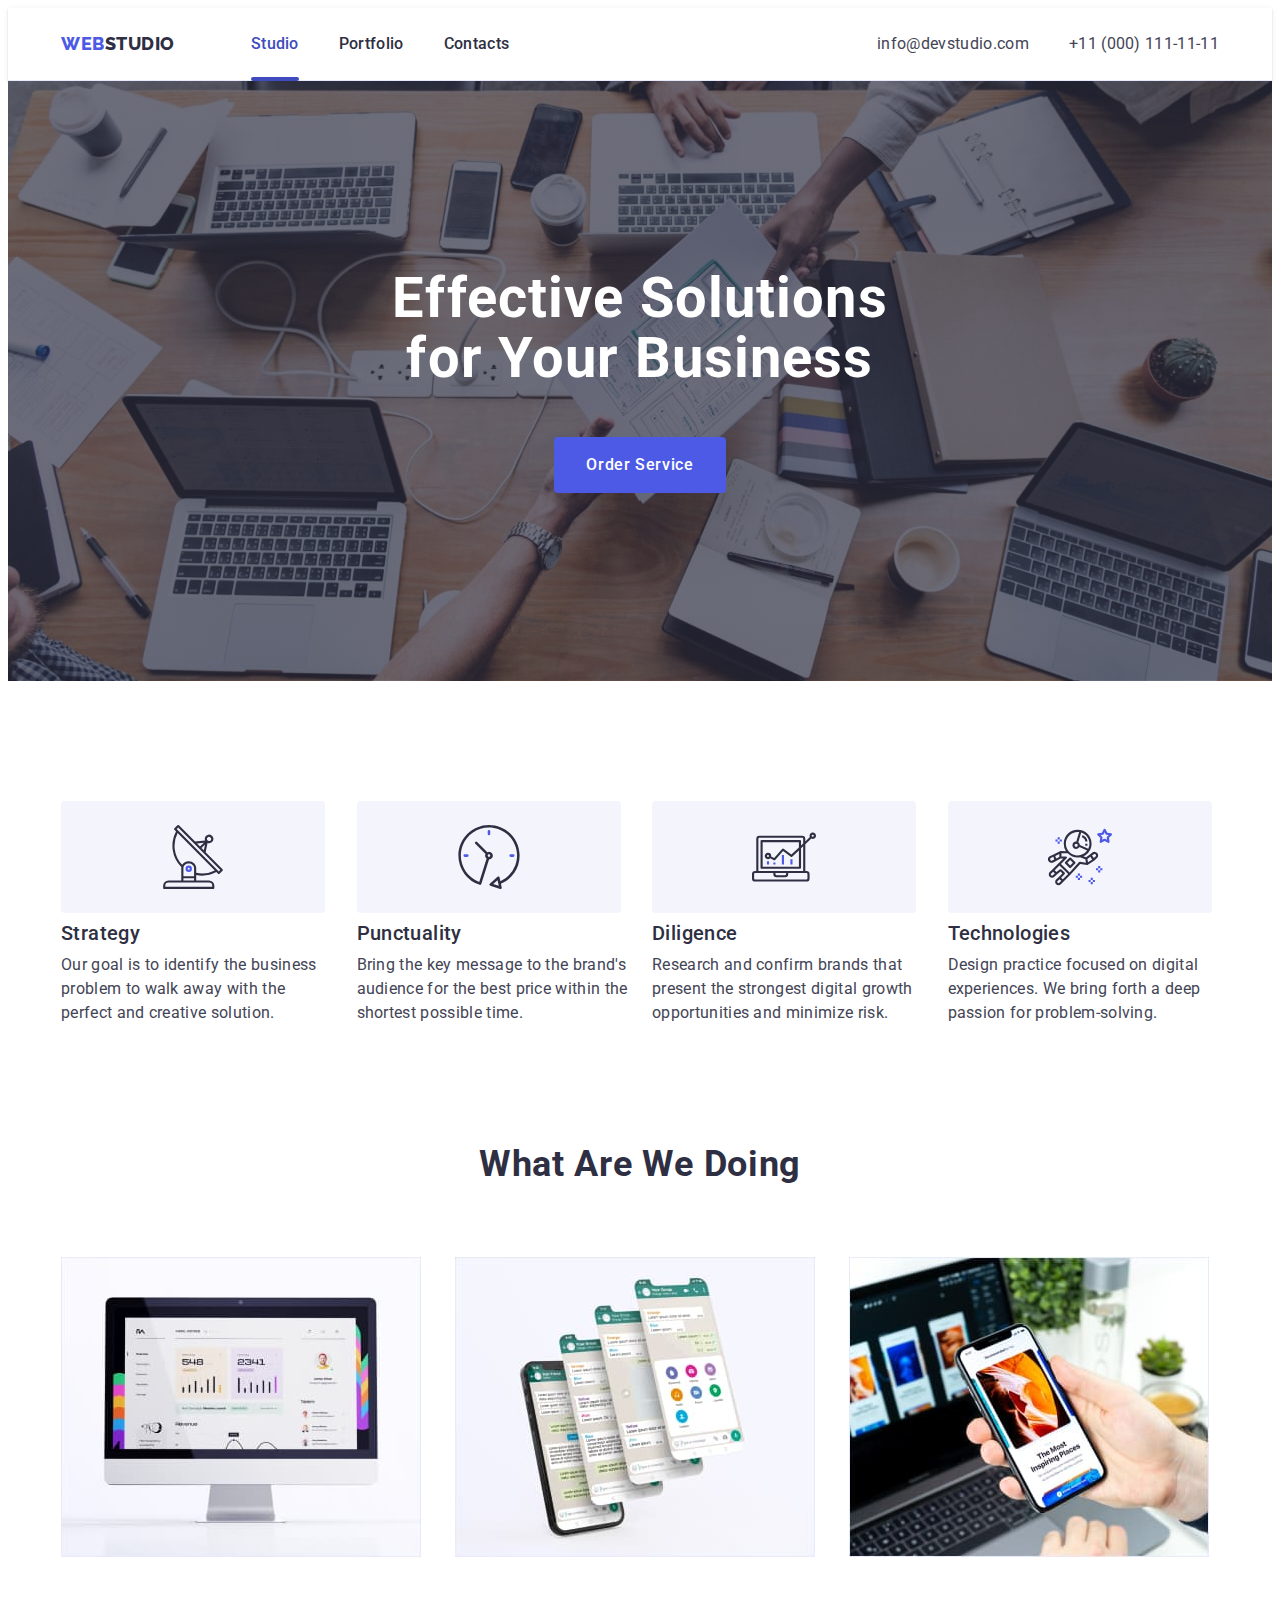
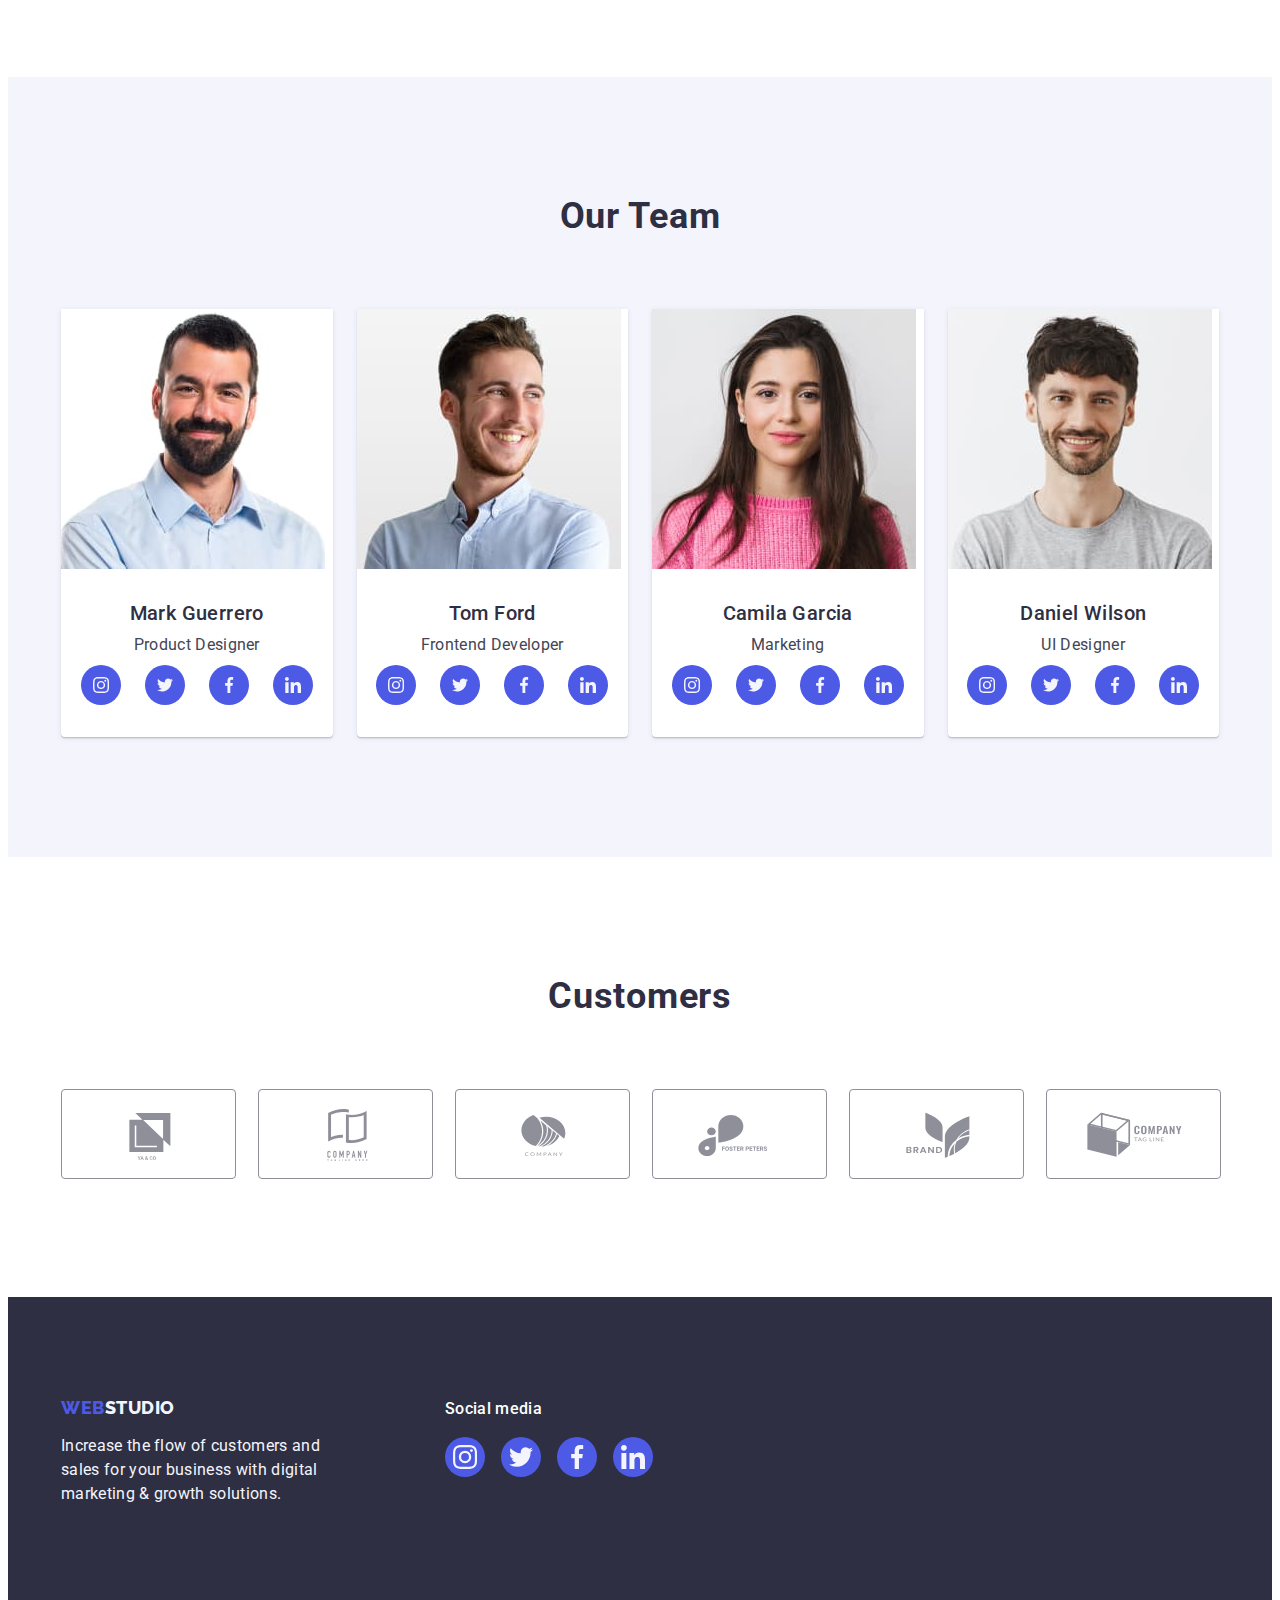
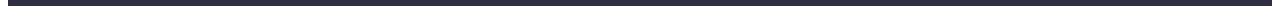
<file: index.html>
<!DOCTYPE html>
<html lang="en">
  <head>
    <meta charset="UTF-8" />
    <meta name="viewport" content="width=device-width, initial-scale=1.0" />
    <title>Sokolova 01 homework</title>
    <link rel="preconnect" href="https://fonts.googleapis.com" />
    <link rel="preconnect" href="https://fonts.gstatic.com" crossorigin />
    <link
      href="https://fonts.googleapis.com/css2?family=Montserrat:wght@400;600&family=Roboto:wght@400;500;700&display=swap"
      rel="stylesheet"
    />
    <link rel="preconnect" href="https://fonts.googleapis.com">
<link rel="preconnect" href="https://fonts.gstatic.com" crossorigin>
<link href="https://fonts.googleapis.com/css2?family=Raleway:wght@800&display=swap" rel="stylesheet">
<link rel="stylesheet" href="https://cdnjs.cloudflare.com/ajax/libs/modern-normalize/2.0.0/modern-normalize.min.css" integrity="sha512-4xo8blKMVCiXpTaLzQSLSw3KFOVPWhm/TRtuPVc4WG6kUgjH6J03IBuG7JZPkcWMxJ5huwaBpOpnwYElP/m6wg==" crossorigin="anonymous" referrerpolicy="no-referrer" />
    <link rel="stylesheet" href="./css/styles.css" />
  </head>
  <body>
    <header class="header">
      <div class="container header-container">
      <nav class="header-navigation">
        <a href="./index.html" class="header-logo link">Web<span class="header-logo-accent">Studio</span></a>
        <ul class="header-list list">
          <li class="header-list-point"><a href="./index.html" class="header-list-link link current">Studio</a></li>
          <li class="header-list-point"><a href="./portfolio.html" class="header-list-link link">Portfolio</a></li>
          <li class="header-list-point"><a href="" class="header-list-link link">Contacts</a></li>
        </ul>
      </nav>
      <address class="header-address">
        <ul class="header-address-list list">
          <li class="header-address-item"><a class="header-address-link link" href="mailto:info@devstudio.com">info@devstudio.com</a></li>
          <li class="header-address-item"><a class="header-address-link link" href="tel:+110001111111">+11 (000) 111-11-11</a></li>
        </ul>
      </address>
    </div>
    </header>
    <main>
      <section class="hero">
        <div class="container hero-container">
        <h1 class="hero-title">Effective Solutions for Your Business</h1>
        <button type="button" class="hero-btn" data-modal-open>Order Service</button>
      </div>
      </section>
      <section class="advantages">
        <div class="container advantages-container">
        <h2 class="visually-hidden">Advantages</h2>
        <ul class="advantages-list list">
          <li class="advantages-item">
            <div class="advantages-block">
              <svg class="advantages-icon" width="64" height="64">
              <use href="./images/icons.svg#icon-antenna"></use>
              </svg>
            </div>
            <h3 class="advantages-subtitle">Strategy</h3>
            <p class="advantages-item-text">
              Our goal is to identify the business problem to walk away with the
              perfect and creative solution.
            </p>
          </li>
          <li class="advantages-item">
            <div class="advantages-block">
              <svg class="advantages-icon" width="64" height="64">
              <use href="./images/icons.svg#icon-clock"></use>
              </svg>
            </div>
            <h3 class="advantages-subtitle">Punctuality</h3>
            <p class="advantages-item-text">
              Bring the key message to the brand's audience for the best price
              within the shortest possible time.
            </p>
          </li>
          <li class="advantages-item">
            <div class="advantages-block">
              <svg class="advantages-icon" width="64" height="64">
              <use href="./images/icons.svg#icon-diagram"></use>
              </svg>
            </div>
            <h3 class="advantages-subtitle">Diligence</h3>
            <p class="advantages-item-text">
              Research and confirm brands that present the strongest digital
              growth opportunities and minimize risk.
            </p>
          </li>
          <li class="advantages-item">
            <div class="advantages-block">
              <svg class="advantages-icon" width="64" height="64">
              <use href="./images/icons.svg#icon-astronaut"></use>
              </svg>
            </div>
            <h3 class="advantages-subtitle">Technologies</h3>
            <p class="advantages-item-text">
              Design practice focused on digital experiences. We bring forth a
              deep passion for problem-solving.
            </p>
          </li>
        </ul>
      </div>
      </section>
      <section class="we-do">
        <div class="container we-do-container">
        <h2 class="section-title">What are we doing</h2>
        <ul class="image-list list">
          <li class="image-list-item">
            <img
              src="./images/img_1.jpg"
              alt="preview"
              width="360"
              height="300"
            />
          </li>
          <li class="image-list-item">
            <img
              src="./images/img_2.jpg"
              alt="preview"
              width="360"
              height="300"
            />
          </li>
          <li class="image-list-item">
            <img
              src="./images/img_3.jpg"
              alt="preview"
              width="360"
              height="300"
            />
          </li>
        </ul>
      </div>
      </section>
      <section class="team-section">
        <div class="container team-container">
        <h2 class="section-title">Our Team</h2>
        <ul class="team-list list">
          <li class="team-list-item">
            <img
              src="./images/Mark_Guerrero.jpg"
              alt="Mark Guerrero"
              width="264"
              height="260"
            />
            <div class="team-text-container">
            <h3 class="local-title">Mark Guerrero</h3>
            <p class="section-text">Product Designer</p>
            <ul class="social-list list">
              <li class="social-item">
                <a href="" class="social-link"><svg class="social-icon" width="16" height="16">
                  <use href="./images/icons.svg#icon-instagram"></use>
                  </svg></a>
              </li>
              <li class="social-item">
                <a href="" class="social-link"><svg class="social-icon" width="16" height="16">
                  <use href="./images/icons.svg#icon-twitter"></use>
                  </svg></a>
              </li>
              <li class="social-item"> 
                <a href="" class="social-link"><svg class="social-icon" width="16" height="16">
                  <use href="./images/icons.svg#icon-facebook"></use>
                  </svg></a>
              </li>
              <li class="social-item">
                <a href="" class="social-link"><svg class="social-icon" width="16" height="16">
                  <use href="./images/icons.svg#icon-linkedin"></use>
                  </svg></a>
              </li>
            </ul>
          </div>
          </li>
          <li class="team-list-item">
            <img
              src="./images/Tom_Ford.jpg"
              alt="Tom Ford"
              width="264"
              height="260"
            />
            <div class="team-text-container">
            <h3 class="local-title">Tom Ford</h3>
            <p class="section-text">Frontend Developer</p>
            <ul class="social-list list">
              <li class="social-item"> 
                <a href="" class="social-link"><svg class="social-icon" width="16" height="16">
                  <use href="./images/icons.svg#icon-instagram"></use>
                  </svg></a>
              </li>
              <li class="social-item">
                <a href="" class="social-link"><svg class="social-icon" width="16" height="16">
                  <use href="./images/icons.svg#icon-twitter"></use>
                  </svg></a>
              </li>
              <li class="social-item">
                <a href="" class="social-link"><svg class="social-icon" width="16" height="16">
                  <use href="./images/icons.svg#icon-facebook"></use>
                  </svg></a>
              </li>
              <li class="social-item">
                <a href="" class="social-link"><svg class="social-icon" width="16" height="16">
                  <use href="./images/icons.svg#icon-linkedin"></use>
                  </svg></a>
              </li>
            </ul>
          </div>
          </li>
          <li class="team-list-item">
            <img
              src="./images/Camila_Garcia.jpg"
              alt="Camila Garcia"
              width="264"
              height="260"
            />
            <div class="team-text-container">
            <h3 class="local-title">Camila Garcia</h3>
            <p class="section-text">Marketing</p>
            <ul class="social-list list">
              <li class="social-item">
                <a href="" class="social-link"><svg class="social-icon" width="16" height="16">
                  <use href="./images/icons.svg#icon-instagram"></use>
                  </svg></a>
              </li>
              <li class="social-item">
                <a href="" class="social-link"><svg class="social-icon" width="16" height="16">
                  <use href="./images/icons.svg#icon-twitter"></use>
                  </svg></a>
              </li>
              <li class="social-item">
                <a href="" class="social-link"><svg class="social-icon" width="16" height="16">
                  <use href="./images/icons.svg#icon-facebook"></use>
                  </svg></a>
              </li>
              <li class="social-item">
                <a href="" class="social-link"><svg class="social-icon" width="16" height="16">
                  <use href="./images/icons.svg#icon-linkedin"></use>
                  </svg></a>
              </li>
            </ul>
          </div>
          </li>
          <li class="team-list-item">
            <img
              src="./images/Daniel_Wilson.jpg"
              alt="Daniel Wilson"
              width="264"
              height="260"
            />
            <div class="team-text-container">
            <h3 class="local-title">Daniel Wilson</h3>
            <p class="section-text">UI Designer</p>
            <ul class="social-list list">
              <li class="social-item">
                <a href="" class="social-link"><svg class="social-icon" width="16" height="16">
                  <use href="./images/icons.svg#icon-instagram"></use>
                  </svg></a>
              </li>
              <li class="social-item">
                
                <a href="" class="social-link"><svg class="social-icon" width="16" height="16">
                  <use href="./images/icons.svg#icon-twitter"></use>
                  </svg></a>
              </li>
              <li class="social-item">
                <a href="" class="social-link"><svg class="social-icon" width="16" height="16">
                  <use href="./images/icons.svg#icon-facebook"></use>
                  </svg></a>
              </li>
              <li class="social-item">
                <a href="" class="social-link"><svg class="social-icon" width="16" height="16">
                  <use href="./images/icons.svg#icon-linkedin"></use>
                  </svg></a>
              </li>
            </ul>
          </div>
          </li>
        </ul>
      </div>
      </section>
      <section class="customers-section">
        <div class="container customers-container">
          <h2 class="section-title">Customers</h2>
          <ul class="customers-list list">
            <li class="customers-item"><a href="" class="customers-link"><svg class="customer-icon" width="104" height="56">
              <use href="./images/icons.svg#icon-ya-ko"></use>
            </svg></a></li>
            <li class="customers-item"><a href="" class="customers-link"><svg class="customer-icon" width="104" height="56">
              <use href="./images/icons.svg#icon-company"></use>
            </svg></a></li>
            <li class="customers-item"><a href="" class="customers-link"><svg class="customer-icon" width="104" height="56">
              <use href="./images/icons.svg#icon-company-1"></use>
            </svg></a></li>
            <li class="customers-item"><a href="" class="customers-link"><svg class="customer-icon" width="104" height="56">
              <use href="./images/icons.svg#icon-foster-peters"></use>
            </svg></a></li>
            <li class="customers-item"><a href="" class="customers-link"><svg class="customer-icon" width="104" height="56">
              <use href="./images/icons.svg#icon-brand"></use>
            </svg></a></li>
            <li class="customers-item"><a href="" class="customers-link"><svg class="customer-icon" width="104" height="56">
              <use href="./images/icons.svg#icon-company-tag-line"></use>
            </svg></a></li>
          </ul>
        </div>
      </section>
    </main>
    <footer class="footer">
      <div class="container footer-container">
        <div class="footer-logo-text">
      <a href="./index.html" class="footer-logo link">Web<span class="footer-logo-accent">Studio</span></a>
      <p class="footer-text">
        Increase the flow of customers and sales for your business with digital
        marketing & growth solutions.
      </p>
    </div>
    
    <div class="social-media-container">
        <p class="social-media-title">Social media</p>
        <ul class="social-media-list list">
          <li class="social-media-item"><a href="" class="social-media-link"><svg class="social-media-icon" width="24" height="24">
            <use href="./images/icons.svg#icon-instagram"></use>
          </svg></a></li>
          <li class="social-media-item"><a href="" class="social-media-link"><svg class="social-media-icon" width="24" height="24">
            <use href="./images/icons.svg#icon-twitter"></use>
          </svg></a></li>
          <li class="social-media-item"><a href="" class="social-media-link"><svg class="social-media-icon" width="24" height="24">
            <use href="./images/icons.svg#icon-facebook"></use>
          </svg></a></li>
          <li class="social-media-item"><a href="" class="social-media-link"><svg class="social-media-icon" width="24" height="24">
            <use href="./images/icons.svg#icon-linkedin"></use>
          </svg></a></li>
        </ul>
      </div>
    </div>
    </footer>
    <div class="backdrop is-hidden" data-modal>
      <div class="modal">
        <button type="button" class="modal-close-btn" data-modal-close><svg class="close-button-icon" width="8" height="8">
          <use href="./images/icons.svg#icon-close-black"></use>
        </svg></button>
      </div>
  </div>
  <script src="./js/modal.js"></script>
  </body>
</html>
</file>
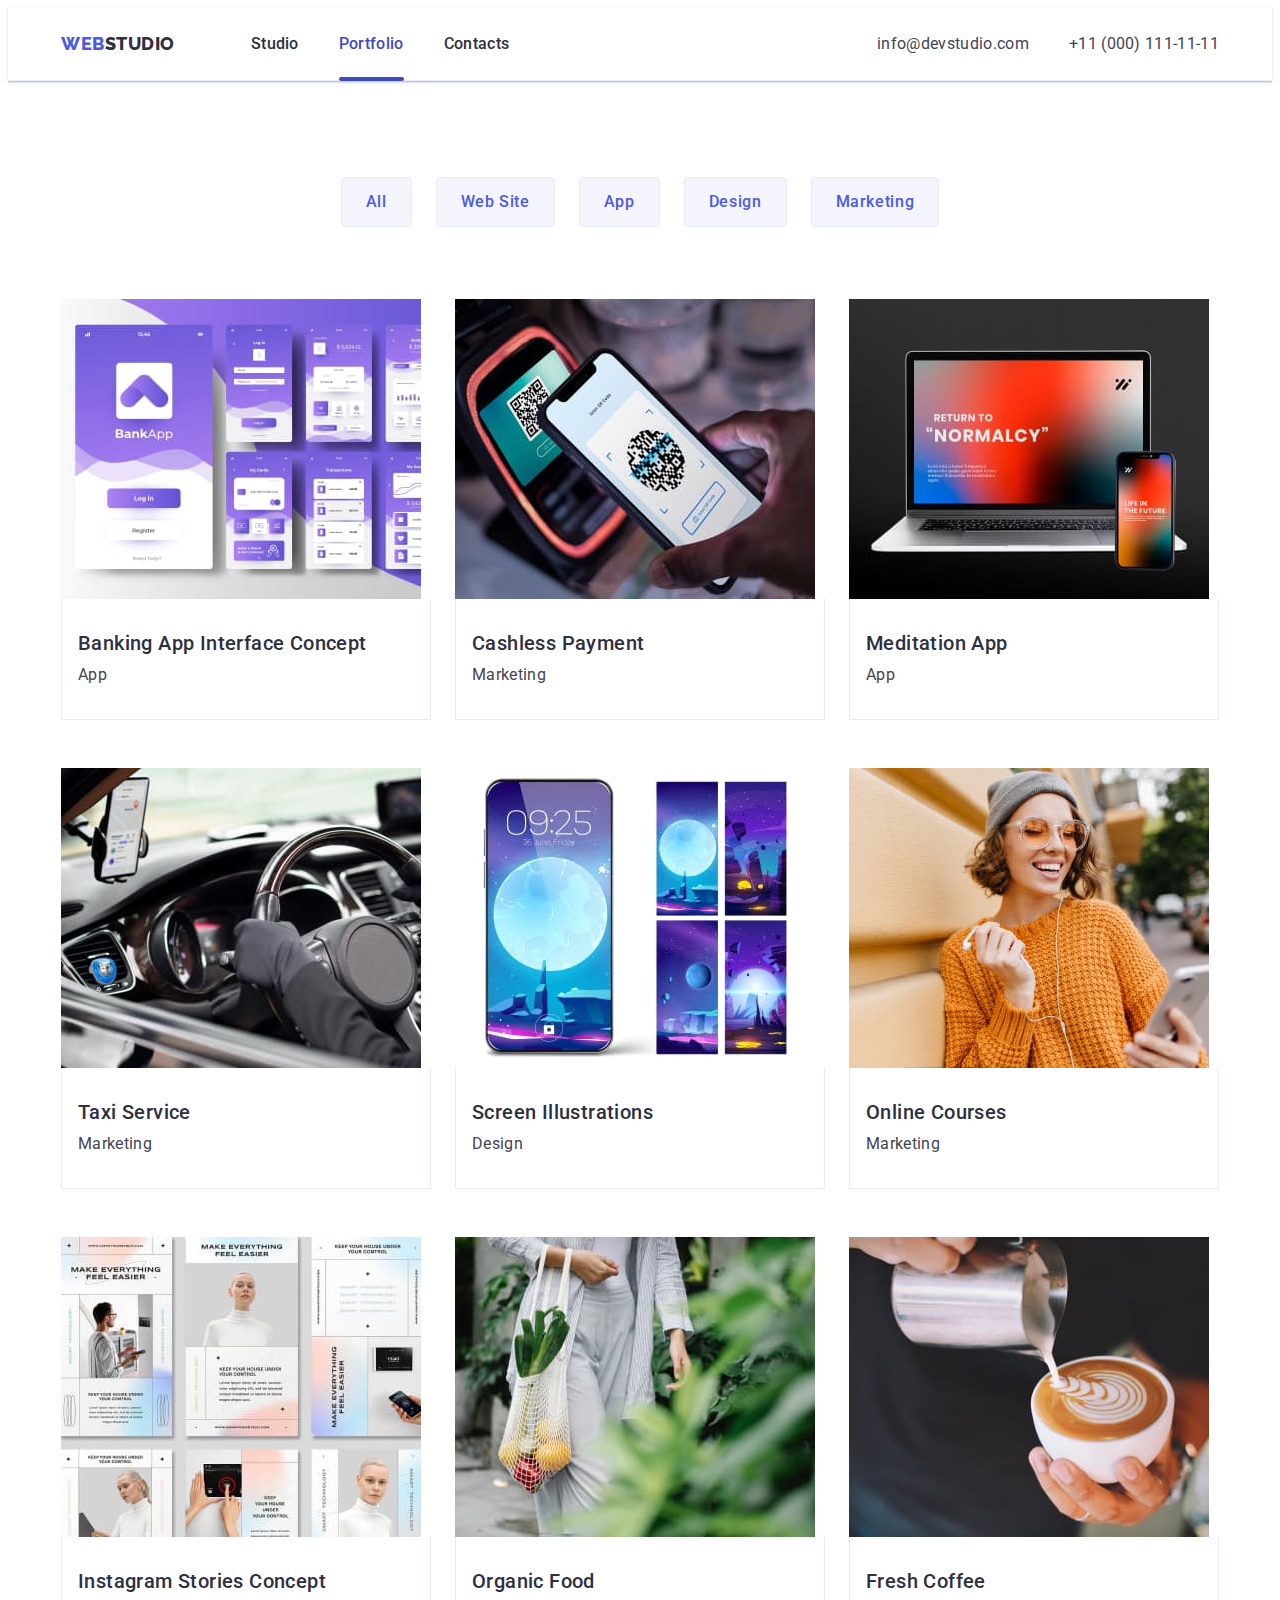
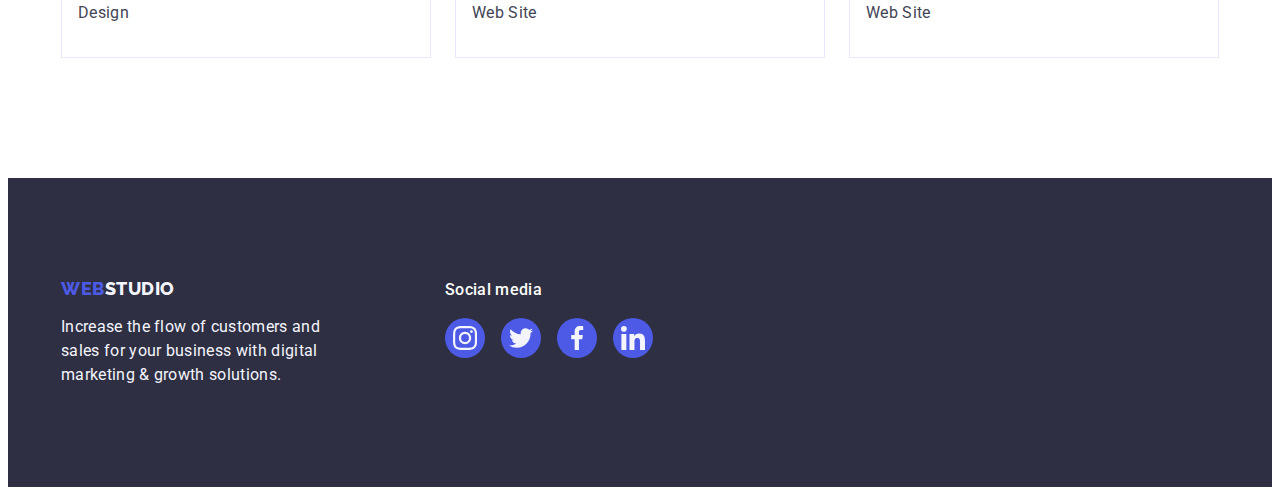
<file: portfolio.html>
<!DOCTYPE html>
<html lang="en">
<head>
    <meta charset="UTF-8">
    <meta name="viewport" content="width=device-width, initial-scale=1.0">
    <title>Sokolova 02 homework</title>
    <link rel="preconnect" href="https://fonts.googleapis.com" />
    <link rel="preconnect" href="https://fonts.gstatic.com" crossorigin />
    <link
      href="https://fonts.googleapis.com/css2?family=Montserrat:wght@400;600&family=Roboto:wght@400;500;700&display=swap"
      rel="stylesheet"
    />
    <link rel="preconnect" href="https://fonts.googleapis.com">
<link rel="preconnect" href="https://fonts.gstatic.com" crossorigin>
<link href="https://fonts.googleapis.com/css2?family=Raleway:wght@800&display=swap" rel="stylesheet">
<link rel="stylesheet" href="https://cdnjs.cloudflare.com/ajax/libs/modern-normalize/2.0.0/modern-normalize.min.css" integrity="sha512-4xo8blKMVCiXpTaLzQSLSw3KFOVPWhm/TRtuPVc4WG6kUgjH6J03IBuG7JZPkcWMxJ5huwaBpOpnwYElP/m6wg==" crossorigin="anonymous" referrerpolicy="no-referrer" />
    <link rel="stylesheet" href="./css/styles.css" />
</head>
<body>
    <header class="header">
        <div class="container header-container">
        <nav class="header-navigation">
          <a href="./index.html" class="header-logo link">Web<span class="header-logo-accent">Studio</span></a>
          <ul class="header-list list">
            <li class="header-list-point"><a href="./index.html" class="header-list-link link">Studio</a></li>
            <li class="header-list-point"><a href="./portfolio.html" class="header-list-link link current">Portfolio</a></li>
            <li class="header-list-point"><a href="" class="header-list-link link">Contacts</a></li>
          </ul>
        </nav>
        <address class="header-address">
            <ul class="header-address-list list">
              <li class="header-address-item"><a class="header-address-link link" href="mailto:info@devstudio.com">info@devstudio.com</a></li>
              <li class="header-address-item"><a class="header-address-link link" href="tel:+110001111111">+11 (000) 111-11-11</a></li>
            </ul>
          </address>
        </div>
      </header>
      <main>
        <section class="portfolio">
            <div class="container">
            <h1 class="visually-hidden">Filter</h1>
            <ul class="filter-list list">
                <li><button type="button" class="filter-btn">All</button></li>
                <li><button type="button" class="filter-btn">Web Site</button></li>
                <li><button type="button" class="filter-btn">App</button></li>
                <li><button type="button" class="filter-btn">Design</button></li>
                <li><button type="button" class="filter-btn">Marketing</button></li>
            </ul>
        <ul class="portfolio-list list">
            <li class="portfolio-list-item">
                <a class="portfolio-link link" href="">
                    <div class="portfolio-cover-container">
                    <img src="./images/banking_app_interface_concept.jpg" alt="our work" width="360" height="300">
                    <p class="portfolio-cover-text">14 Stylish and User-Friendly App Design Concepts · Task Manager App · Calorie Tracker App · Exotic Fruit Ecommerce App · Cloud Storage App</p>
                </div>
                    <div class="name">
                    <h2  class="portfolio-title">Banking App Interface Concept</h2>
                    <p class="portfolio-text">App</p>
                </div>
                </a>
            </li>
        
            <li class="portfolio-list-item">
                <a href="" class="portfolio-link link">
                    <div class="portfolio-cover-container">
                    <img src="./images/cashless_payment.jpg" alt="our work" width="360" height="300">
                    <p class="portfolio-cover-text">14 Stylish and User-Friendly App Design Concepts · Task Manager App · Calorie Tracker App · Exotic Fruit Ecommerce App · Cloud Storage App</p>
                    </div>
                    <div class="name">
                    <h2 class="portfolio-title">Cashless Payment</h2>
                    <p class="portfolio-text">Marketing</p>
                </div>
                </a>
            </li>
            <li class="portfolio-list-item">
                <a href="" class="portfolio-link link">
                    <div class="portfolio-cover-container">
                    <img src="./images/meditation_app.jpg" alt="our work" width="360" height="300">
                    <p class="portfolio-cover-text">14 Stylish and User-Friendly App Design Concepts · Task Manager App · Calorie Tracker App · Exotic Fruit Ecommerce App · Cloud Storage App</p>
                    </div>
                    <div class="name">
                    <h2 class="portfolio-title">Meditation App</h2>
                    <p class="portfolio-text">App</p>
                </div>
                </a>
            </li>
            <li class="portfolio-list-item">
                <a href="" class="portfolio-link link">
                    <div class="portfolio-cover-container">
                    <img src="./images/taxi_service.jpg" alt="our work" width="360" height="300">
                    <p class="portfolio-cover-text">14 Stylish and User-Friendly App Design Concepts · Task Manager App · Calorie Tracker App · Exotic Fruit Ecommerce App · Cloud Storage App</p>
                </div>
                    <div class="name">
                    <h2 class="portfolio-title">Taxi Service</h2>
                    <p class="portfolio-text">Marketing</p>
                </div>
                </a>
            </li>
            <li class="portfolio-list-item">
                <a href="" class="portfolio-link link">
                    <div class="portfolio-cover-container">
                    <img src="./images/screen_illustrations.jpg" alt="our work" width="360" height="300">
                    <p class="portfolio-cover-text">14 Stylish and User-Friendly App Design Concepts · Task Manager App · Calorie Tracker App · Exotic Fruit Ecommerce App · Cloud Storage App</p>
                </div>
                    <div class="name">
                    <h2 class="portfolio-title">Screen Illustrations</h2>
                    <p class="portfolio-text">Design</p>
                </div>
                </a>
            </li>
            <li class="portfolio-list-item">
                <a href="" class="portfolio-link link">
                    <div class="portfolio-cover-container">
                    <img src="./images/online_courses.jpg" alt="our work" width="360" height="300">
                    <p class="portfolio-cover-text">14 Stylish and User-Friendly App Design Concepts · Task Manager App · Calorie Tracker App · Exotic Fruit Ecommerce App · Cloud Storage App</p>
                </div>
                    <div class="name">
                    <h2 class="portfolio-title">Online Courses</h2>
                    <p class="portfolio-text">Marketing</p>
                </div>
                </a>
            </li>
            <li class="portfolio-list-item">
                <a href="" class="portfolio-link link">
                    <div class="portfolio-cover-container">
                    <img src="./images/instagram_stories.jpg" alt="our work" width="360" height="300">
                    <p class="portfolio-cover-text">14 Stylish and User-Friendly App Design Concepts · Task Manager App · Calorie Tracker App · Exotic Fruit Ecommerce App · Cloud Storage App</p>
                </div>
                    <div class="name">
                    <h2 class="portfolio-title">Instagram Stories Concept</h2>
                    <p class="portfolio-text">Design</p>
                </div>
                </a>
            </li>
            <li class="portfolio-list-item">
                <a href="" class="portfolio-link link">
                    <div class="portfolio-cover-container">
                    <img src="./images/organic_food.jpg" alt="our work" width="360" height="300">
                    <p class="portfolio-cover-text">14 Stylish and User-Friendly App Design Concepts · Task Manager App · Calorie Tracker App · Exotic Fruit Ecommerce App · Cloud Storage App</p>
                </div>
                    <div class="name">
                    <h2 class="portfolio-title">Organic Food</h2>
                    <p class="portfolio-text">Web Site</p>
                </div>
                </a>
            </li>
            <li class="portfolio-list-item">
                <a href="" class="portfolio-link link">
                    <div class="portfolio-cover-container">
                    <img src="./images/fresh_coffee.jpg" alt="our work" width="360" height="300">
                    <p class="portfolio-cover-text">14 Stylish and User-Friendly App Design Concepts · Task Manager App · Calorie Tracker App · Exotic Fruit Ecommerce App · Cloud Storage App</p>
                </div>
                    <div class="name">
                    <h2 class="portfolio-title">Fresh Coffee</h2>
                    <p class="portfolio-text">Web Site</p>
                </div>
                </a>
            </li>
        </ul>
        </div>
        </section>
      </main>
      <footer class="footer">
        <div class="container footer-container">
          <div class="footer-logo-text">
        <a href="./index.html" class="footer-logo link">Web<span class="footer-logo-accent">Studio</span></a>
        <p class="footer-text">
          Increase the flow of customers and sales for your business with digital
          marketing & growth solutions.
        </p>
      </div>
      
      <div class="social-media-container">
          <p class="social-media-title">Social media</p>
          <ul class="social-media-list list">
            <li class="social-media-item"><a href="" class="social-media-link"><svg class="social-media-icon" width="24" height="24">
              <use href="./images/icons.svg#icon-instagram"></use>
            </svg></a></li>
            <li class="social-media-item"><a href="" class="social-media-link"><svg class="social-media-icon" width="24" height="24">
              <use href="./images/icons.svg#icon-twitter"></use>
            </svg></a></li>
            <li class="social-media-item"><a href="" class="social-media-link"><svg class="social-media-icon" width="24" height="24">
              <use href="./images/icons.svg#icon-facebook"></use>
            </svg></a></li>
            <li class="social-media-item"><a href="" class="social-media-link"><svg class="social-media-icon" width="24" height="24">
              <use href="./images/icons.svg#icon-linkedin"></use>
            </svg></a></li>
          </ul>
        </div>
      </div>
      </footer>
</body>
</html>
</file>
<file: css/styles.css>
:root {
    --background-color: #F4F4FD;
    --accent-text-color: #4D5AE5;
    --text-color: #434455;
    --secondary-text-color: #2E2F42;
    --action-color: #404BBF;
    --basic-grey: #8e8f99;

}
.visually-hidden {
    position: absolute;
    width: 1px;
    height: 1px;
    margin: -1px;
    border: 0;
    padding: 0;
    white-space: nowrap;
    clip-path: inset(100%);
    clip: rect(0 0 0 0);
    overflow: hidden;
    }

p, 
h1, 
h2, 
h3, 
h4, 
h5, 
h6{
margin-top: 0;
margin-bottom: 0;
}

ul,ol{
    margin-top: 0;
    margin-bottom: 0;
    padding-left: 0;
}

body {
    font-family:"Roboto", sans-serif;
    color: #434455;
    background-color: #FFFFFF;

}

.container{
    width: 100%;
    max-width: 1158px;
    padding-right: 15px;
    padding-left: 15px;
    margin: 0 auto;
}


.link {
    text-decoration: none;
}
.list{
    list-style-type: none;
}

img {
    display: block;
    max-width: 100%;
    height: auto;
  }
/*!-----------------------HEADER-----------------------!*/

.header{
    border-bottom: 1px solid var(--cornflower, #E7E9FC);
    box-shadow:0px 2px 1px rgba(46, 47, 66, 0.08), 0px 1px 1px rgba(46, 47, 66, 0.16), 0px 1px 6px rgba(46, 47, 66, 0.08);
}
.header-logo {
    color: var(--accent-text-color);
font-size: 18px;
font-family: "Raleway", sans-serif;
font-weight: 800;
line-height: 1.17; /* 21px/18 */
letter-spacing: 0.03em;
text-transform: uppercase;
margin-right: 76px;
}


.header-logo-accent{
    color: var(--secondary-text-color);
    font-family: "Raleway", sans-serif;
}


.header-container{
    display: flex;
    gap: 332px;
}
.header-navigation{
    display: flex;
    align-items: center;
}


.header-list{
    display:flex;
    gap:40px;
}

.header-list-link {
    color: var(--secondary-text-color);
font-size: 16px;
font-weight: 500;
line-height: 1.5;
letter-spacing: 0.02em;
padding: 24px 0;
transition: color 250ms cubic-bezier(0.4, 0, 0.2, 1);
display: block;
}

.header-list-link:hover,
.header-list-link:focus{
    color: var(--ocean, #404BBF);
}

.header-list-link.current{
    color: #404bbf;
    position: relative;
}


.header-list-link.current::after{
    content: "";
    position: absolute;
    bottom: -1px;
    left: 0;
    width: 100%;
    height: 4px;
    border-radius: 2px;
    background-color: #404BBF;
}

.header-address{
    font-style: normal;
    margin-left: auto;
}

.header-address-list{
    display:flex;
    gap:40px;
    padding: 24px 0;
    
}

.header-address-link{
    color: var(--slate, #434455);
/* Body */
font-size: 16px;
line-height: 1.5;
letter-spacing: 0.02em;
transition: color 250ms cubic-bezier(0.4, 0, 0.2, 1);
}
.header-address-link:hover,
.header-address-link:focus{
    color: var(--ocean, #404BBF);
}

/*!-----------------------HERO-----------------------!*/

.hero {
    background-color: var(--secondary-text-color);
    background-image: linear-gradient(rgba(46, 47, 66, 0.7), 
rgba(46, 47, 66, 0.7)), url(../images/hero-bg.jpg);
background-repeat: no-repeat;
background-position: center; 
background-size: cover;
    text-align: center;
    padding: 188px 0;
    max-width: 1440px;
    margin: 0 auto;
}

.hero-title {
    color: var(--white, #FFF);
    text-align: center;
/* Header 1 */
font-size: 56px;
font-weight: 700;
line-height: 1.07;
letter-spacing: 0.02em;
max-width: 496px;
margin: 0 auto;
margin-bottom: 48px;
}
.hero-btn {
    cursor: pointer;
    background-color: var(--iris, #4D5AE5);
    color: var(--white, #FFF);
    /* Button Text */
    font-size: 16px;
    font-family: inherit;
    font-weight: 500;
    line-height: 1.5;
    letter-spacing: 0.04em;
    padding: 16px 32px;
    border-radius: 4px;
    border: none;
    display: block;
    min-width: 169px;
    margin: 0 auto;
    transition: background-color 250ms cubic-bezier(0.4, 0, 0.2, 1);
   
}
.hero-btn:is(:hover,:focus){
    background-color: var(--ocean, #404BBF);
}


/*!-----------------------ADVANTAGES-----------------------!*/
.advantages{
    padding: 120px 0;
    
}
.advantages-block{
    width: 264px;
    height: 112px;
    border-radius: 4px;
    background-color: var(--background-color);
    margin-bottom: 8px;
    display: flex;
    align-items: center;
    justify-content: center;
}

.advantages-list{
    display: flex;
    gap: 24px;
}

.advantages-item{
    width: calc((100% - 24px * 3) / 4);
}

.advantages-subtitle {
    color: var(--secondary-text-color);
/* Header 3 */
font-size: 20px;
font-weight: 500;
line-height: 1.2;
letter-spacing: 0.02em;
margin-bottom: 8px;
}
.advantages-item-text {
    color: var(--slate, #434455);
/* Body */
font-size: 16px;
line-height: 1.5;
letter-spacing: 0.02em;
}



/*!-----------------------WHAT ARE WE DOING-----------------------!*/
.we-do{
    padding-bottom: 120px;
}
.section-title {
    color: var(--secondary-text-color);
/* Header 2 */
font-size: 36px;
font-weight: 700;
line-height: 1.11;
letter-spacing: 0.02em;
text-transform: capitalize;
text-align: center;
margin-bottom: 72px;
}


.image-list{
    display: flex;
    gap: 24px;
}
.image-list-item{
    width: calc((100% - 24px * 2) / 3);
}

/*!-----------------------TEAM-----------------------!*/

.team-section{
    background-color: #F4F4FD;
    padding: 120px 0;
}

.team-list{
    display: flex;
    gap: 24px;
}
.team-list-item{
    background-color: #FFFFFF;
    width: calc((100% - 24px * 3) / 4);
    border-radius: 0px 0px 4px 4px;
    box-shadow: 0px 2px 1px 0px rgba(46, 47, 66, 0.08), 0px 1px 1px 0px rgba(46, 47, 66, 0.16), 0px 1px 6px 0px rgba(46, 47, 66, 0.08);
} 


.team-text-container{
    padding: 32px 0;
    width: 232px;
    margin: 0 auto;
}
.local-title{
    color: var(--secondary-text-color);
/* Header 3 */
font-size: 20px;
font-weight: 500;
line-height: 1.2;
letter-spacing: 0.02em;
text-align: center;
margin-bottom: 8px;
}

.section-text {
    color: var(--slate, #434455);
/* Body */
font-size: 16px;
line-height: 1.5;
letter-spacing: 0.02em;
text-align: center;
margin-bottom: 8px;
}

.social-item{
    width: 40px;
    height: 40px;
}

.social-list{
    display: flex;
    align-items: center;
    justify-content: center;
    gap: 24px;
}
.social-link{
    width: 100%;
    height: 100%;
    background-color: var(--accent-text-color);
    border-radius:50%;
    display: flex;
    align-items: center;
    justify-content: center;
    transition: background-color 250ms cubic-bezier(0.4,0,0.2,1);
}

    .social-icon{
        fill: #F4F4FD;
    }

.social-link:hover,
.social-link:focus{
background-color: var(--action-color);
}



/*!-----------------------CUSTOMERS-----------------------!*/
.customers-section{
padding: 120px 0;
}

.customers-list{
    display: flex;
    align-items: center;
    justify-content: center;
    gap: 24px;
    margin: 0 auto;
}
.customers-item{
    width: calc((100% - 120px) / 6);
    height: 88px;
}

.customer-icon{
    fill: currentColor;
}

.customers-link{
    width: 100%;
    height: 100%;
    border: 1px solid #8e8f99;
    border-radius: 4px;
    display: flex;
    align-items: center;justify-content: center;
    color: var(--basic-grey);
    transition: border-color 250ms cubic-bezier(0.4, 0, 0.2, 1), color 250ms cubic-bezier(0.4, 0, 0.2, 1);
}

.customers-link:is(:hover, :focus){
    border-color: #404bbf;
    color: #404bbf;

}

.customers-link:is(:hover, :focus) .customer-icon{
fill: var(--action-color);
}

/*!-----------------------FOOTER-----------------------!*/


.footer{
    background: var(--secondary-text-color);
    padding-top: 100px;
    padding-bottom: 100px;

}
.footer-container{
    display: flex;
    margin: 0 auto;
    align-items: baseline;
}

.footer-logo-text{
    width: 100%;
    max-width: 264px;
    margin-right: 120px;
}
.footer-logo {
    color: var(--accent-text-color);
font-size: 18px;
font-family: "Raleway", sans-serif;
font-weight: 800;
line-height: 1.17;
letter-spacing: 0.03em;
text-transform: uppercase;
display: inline-block;
margin-bottom: 16px;

}

.footer-logo-accent {
    color: var(--iris, #f4f4fd);
font-size: 18px;
font-family: Raleway;
font-weight: 800;
line-height: 1.17;
letter-spacing: 0.03em;
text-transform: uppercase;
}
.footer-text{
    color: var(--cloud, #F4F4FD);
/* Body */
font-size: 16px;
line-height: 1.5;
letter-spacing: 0.02em;
max-width: 264px;
}


/*.social-media-container{
    width:100%;
}*/

.social-media-title{
    color: #FFF;
    font-family: Roboto;
font-size: 16px;
font-style: normal;
font-weight: 500;
line-height: 1.5;
letter-spacing: 0.02em;
margin-bottom: 16px;
}

.social-media-link{
    height: 100%;
    width: 100%;
    background-color: var(--accent-text-color);
    border-radius: 50%;
    display: flex;
    align-items: center;justify-content: center;
    transition: background-color 250ms cubic-bezier(0.4, 0, 0.2, 1);
}

.social-media-link:hover,
.social-media-link:focus{
    background-color: #31d0aa;
}
.social-media-list{
    display: flex;
    gap: 16px;
}
.social-media-icon{
    fill: var(--background-color);
}
.social-media-item{
    width: 40px;
    height: 40px;
    transition: background-color 250ms cubic-bezier(0.4, 0, 0.2, 1); 
}

/*!-----------------------FILTER LIST-----------------------!*/


.filter-list{
    display: flex;
    gap:24px;
    justify-content: center;
    margin-bottom: 72px;
    
}
.filter-btn {
    cursor: pointer;
    color: var(--iris, #4D5AE5);
text-align: center;
/* Button Text */
font-size: 16px;
font-family: inherit;
font-weight: 500;
line-height: 1.5;
letter-spacing: 0.04em;
border: 1px solid var(--cornflower, #E7E9FC);
background: var(--cloud, #F4F4FD);
padding: 12px 24px 12px 24px;
border-radius: 4px;
transition: color 250ms cubic-bezier(0.4, 0, 0.2, 1), background-color 250ms cubic-bezier(0.4, 0, 0.2, 1), border-color 250ms cubic-bezier(0.4, 0, 0.2, 1), box-shadow 250ms cubic-bezier(0.4, 0, 0.2, 1);

}



.filter-btn:is(:hover,:focus){
    color: var(--white, #FFF);
text-align: center;
/* Button Text */
font-size: 16px;
font-weight: 500;
line-height: 1.5;
letter-spacing: 0.04em;
background: var(--ocean, #404BBF);
border: 1px solid transparent;
box-shadow: 0px 3px 1px rgba(0, 0, 0, 0.1), 0px 2px 1px rgba(0, 0, 0, 0.08), 0px 2px 2px rgba(0, 0, 0, 0.12); 
}
/*!-----------------------PORTFOLIO-----------------------!*/
.portfolio{
    padding-top: 96px;
    padding-bottom: 120px;
}

.portfolio-list{
    display: flex;
    flex-wrap: wrap;
    gap: 24px;
    row-gap: 48px
}


.portfolio-list-item{
    width: calc((100% - 24px * 2) / 3);
    transition: box-shadow 250ms cubic-bezier(0.4, 0, 0.2, 1);

}

.portfolio-cover-container{
    position: relative;
    overflow: hidden;
}

.portfolio-cover-text{
    position: absolute;
    top:0;
    left:0;
    color: var(--cloud, #F4F4FD);
/* Body */
font-family: Roboto;
font-size: 16px;
font-style: normal;
font-weight: 400;
line-height: 1.5;
letter-spacing: 0.02em;
background-color: var(--accent-text-color);
height: 100%;
width: 100%;
padding: 40px 32px;
transform: translateY(100%);
transition: transform 250ms cubic-bezier(0.4, 0, 0.2, 1);
}

.portfolio-link{
    box-shadow: 250ms cubic-bezier(0.4, 0, 0.2, 1);
    display: block;
    transition: box-shadow 250ms cubic-bezier(0.4, 0, 0.2, 1);
}

.portfolio-link:hover,
.portfolio-link:focus{
    box-shadow: 0px 1px 6px rgba(46, 47, 66, 0.08), 0px 1px 1px rgba(46, 47, 66, 0.16), 0px 2px 1px rgba(46, 47, 66, 0.08);
} 
.portfolio-link:hover .portfolio-cover-text{
    transform: translateY(0);
}

.portfolio-link:focus .portfolio-cover-text{
    transform: translateY(0);
}
.portfolio-title{
    color: var(--secondary-text-color);
/* Header 3 */
font-size: 20px;
font-weight: 500;
line-height: 1.2;
letter-spacing: 0.02em;
margin-bottom: 8px;
}
.portfolio-text{
    color: var(--slate, #434455);
/* Body */
font-size: 16px;
line-height: 1.5;
letter-spacing: 0.02em;
}

.name{
    padding: 32px 16px;
    border: 1px solid #e7e9fc;
    border-top: none;
}


/*!-----------------------MODAL-----------------------!*/
.backdrop{
    position: fixed;
    top:0;
    left: 0;
    width: 100%;
    height: 100%;
    background-color: rgba(46, 47, 66, 0.4);
    transition: opacity 250ms cubic-bezier(0.4, 0, 0.2, 1), visibility 250ms cubic-bezier(0.4, 0, 0.2, 1);

}

.modal{
    width: 408px;
    min-height: 584px;
    background-color: #FCFCFC;
    border-radius: 4px;
    box-shadow: 0px 2px 1px 0px rgba(0, 0, 0, 0.20), 0px 1px 3px 0px rgba(0, 0, 0, 0.12), 0px 1px 1px 0px rgba(0, 0, 0, 0.14);
    position: absolute;
    top: 50%;
    left: 50%;
    transform: translate(-50%, -50%) scale(1);
    transition: transform 250ms cubic-bezier(0.4, 0, 0.2, 1);
}

.modal-close-btn{
    border: none;
    background: none;
    position: absolute;
    cursor: pointer;
    top: 24px;
    right: 24px;
    width: 24px;
    height: 24px;
    border-radius: 50%;
    display: flex;
    align-items: center;justify-content: center;
    background-color: #e7e9fc;
    border: 1px solid rgba(0, 0, 0, 0.1);
    padding: 0;
    transition: background-color 250ms cubic-bezier(0.4, 0, 0.2, 1), border 250ms cubic-bezier(0.4, 0, 0.2, 1);
}
.modal-close-btn:is(:hover, :focus){
    background-color: #404bbf;
    border: none;
    fill: #ffffff;
}
.close-button-icon{
    width: 8px;height: 8px;
    transition: fill 250ms cubic-bezier(0.4, 0, 0.2, 1);
}

.is-hidden{
    opacity: 0;
    visibility: hidden;
    pointer-events: none;
}
</file>
